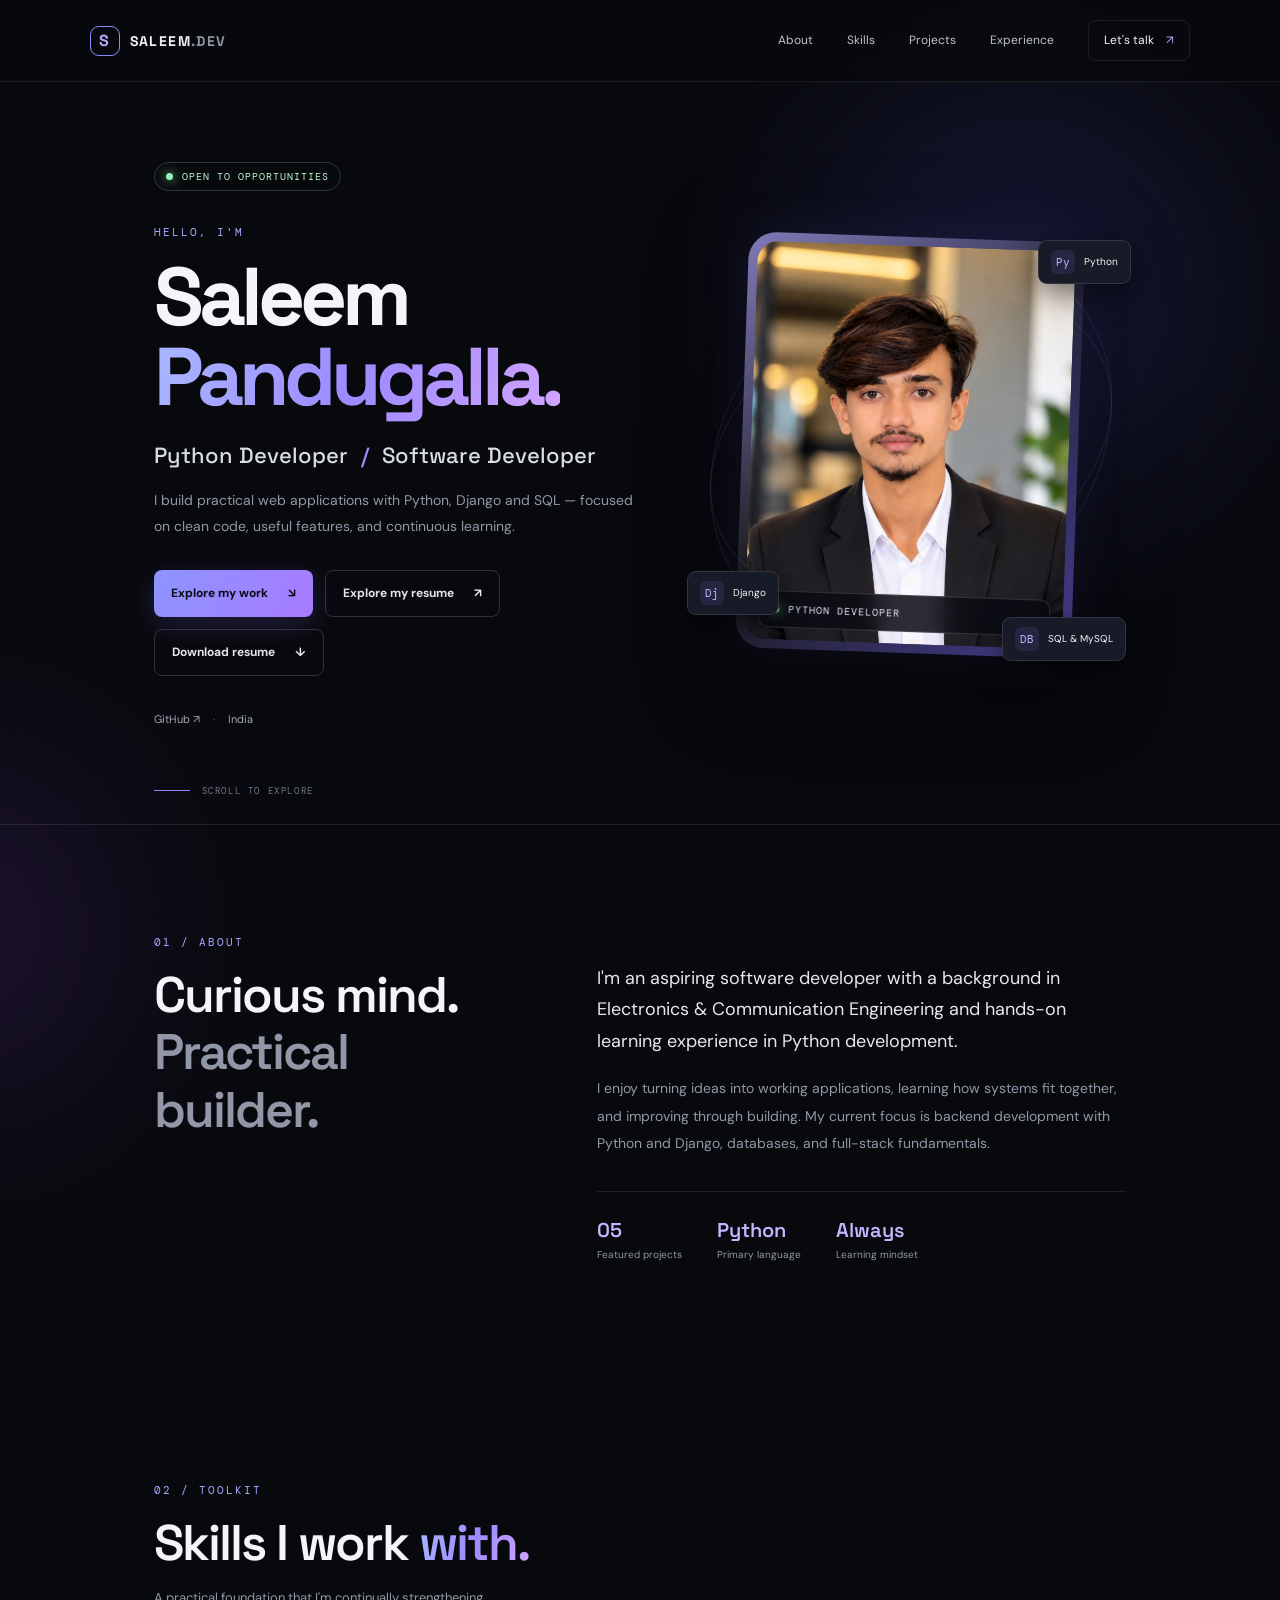
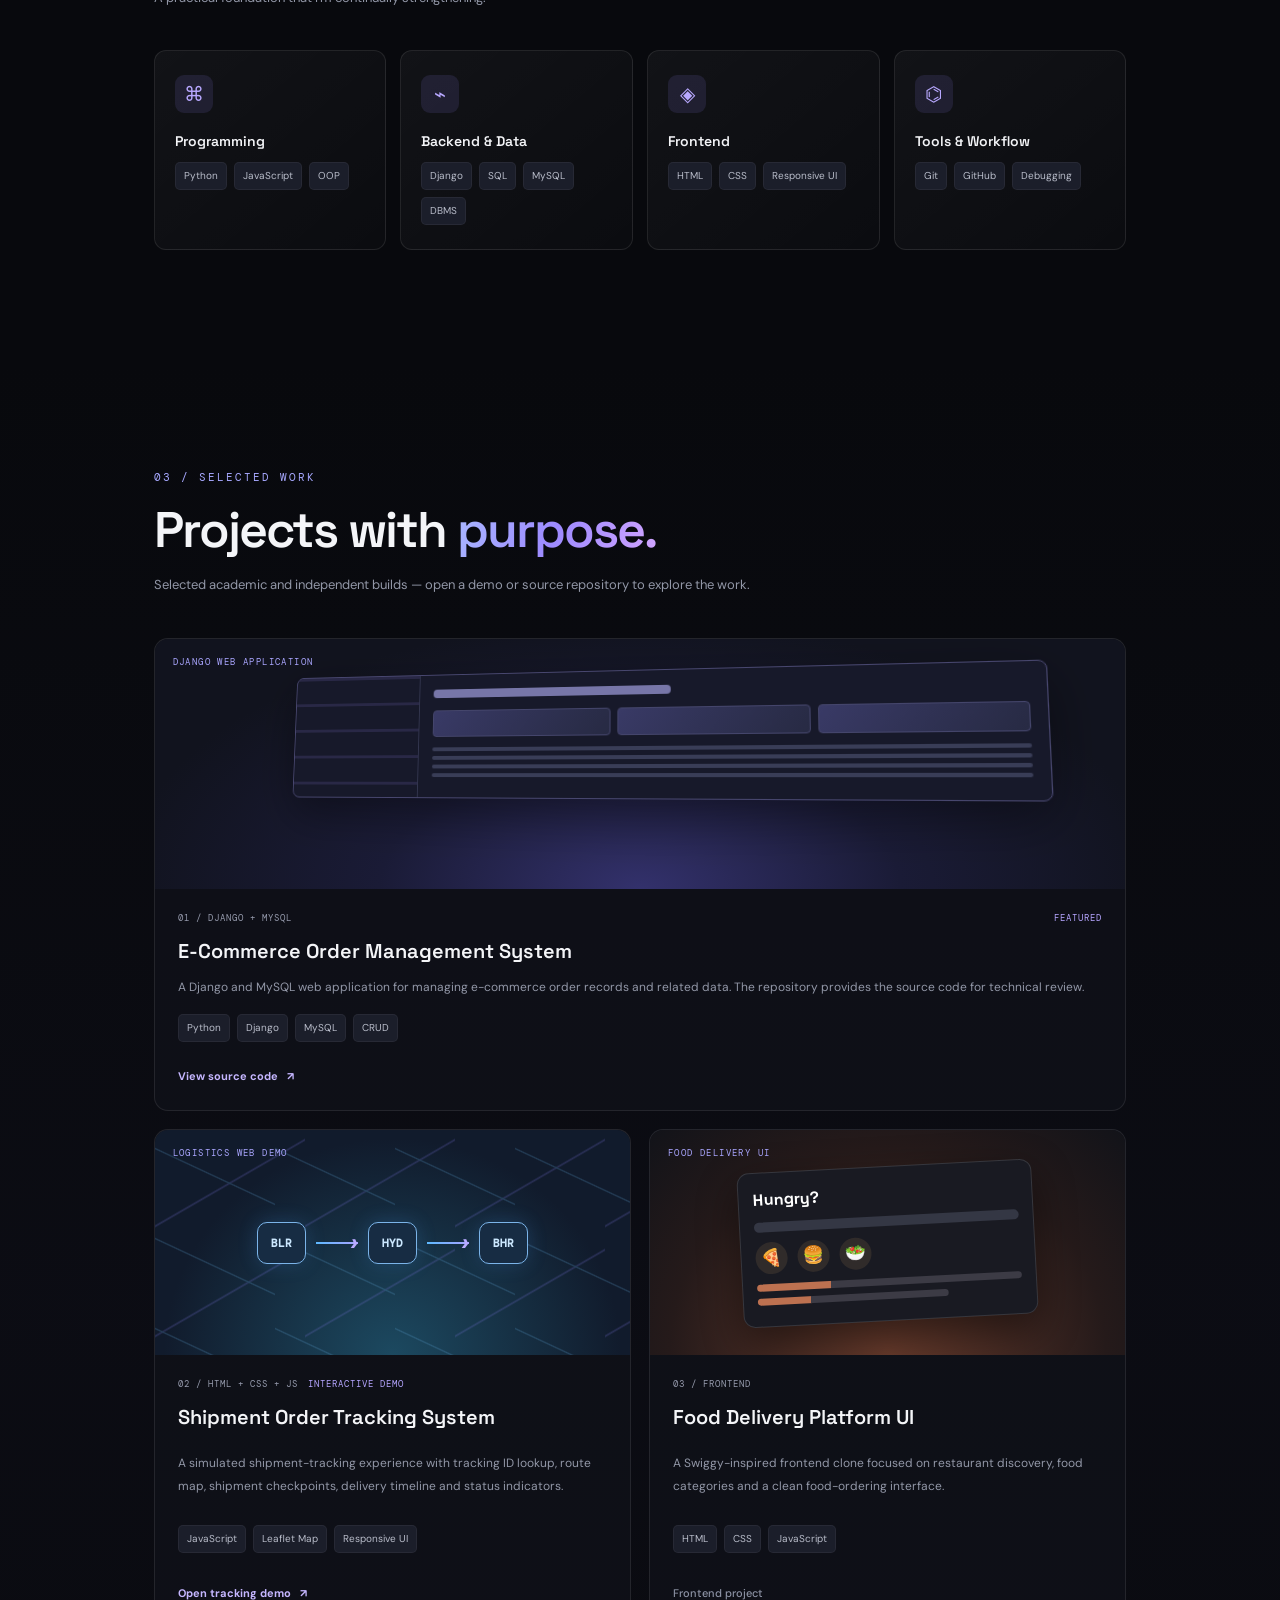
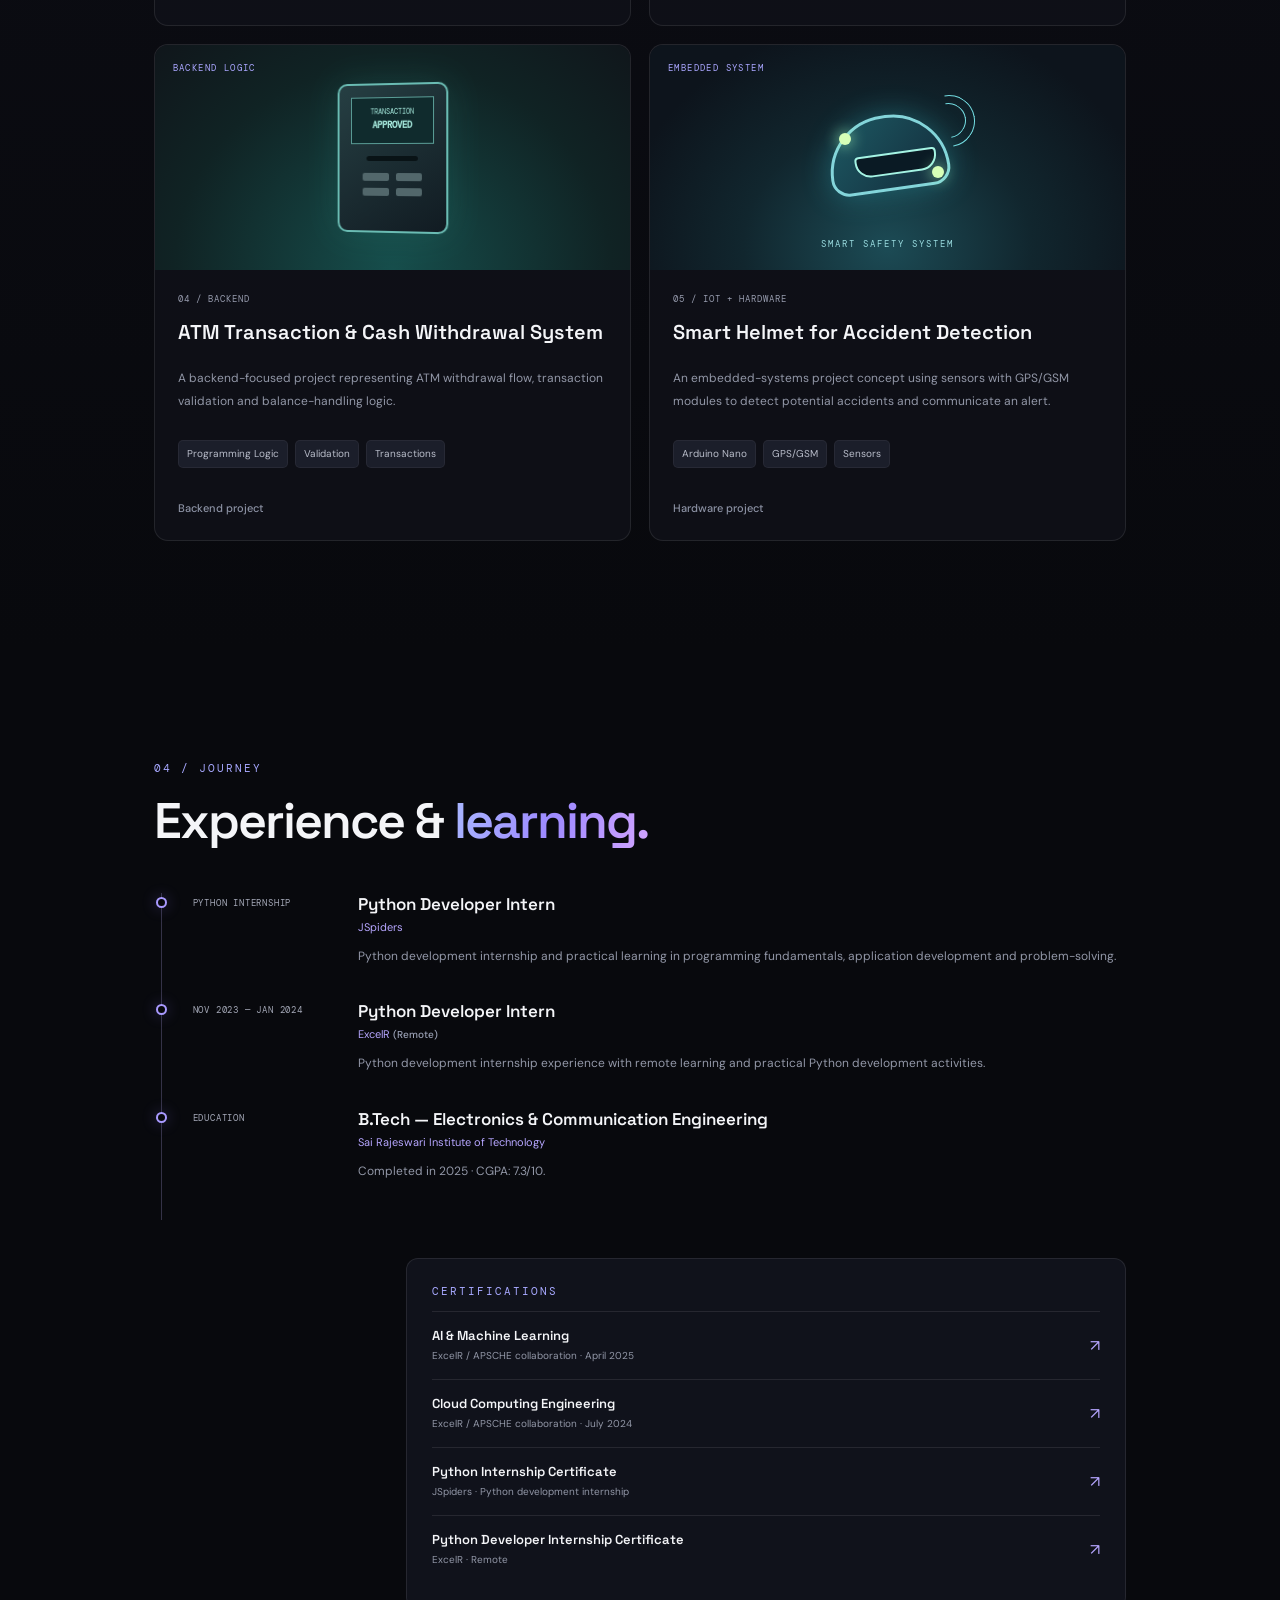
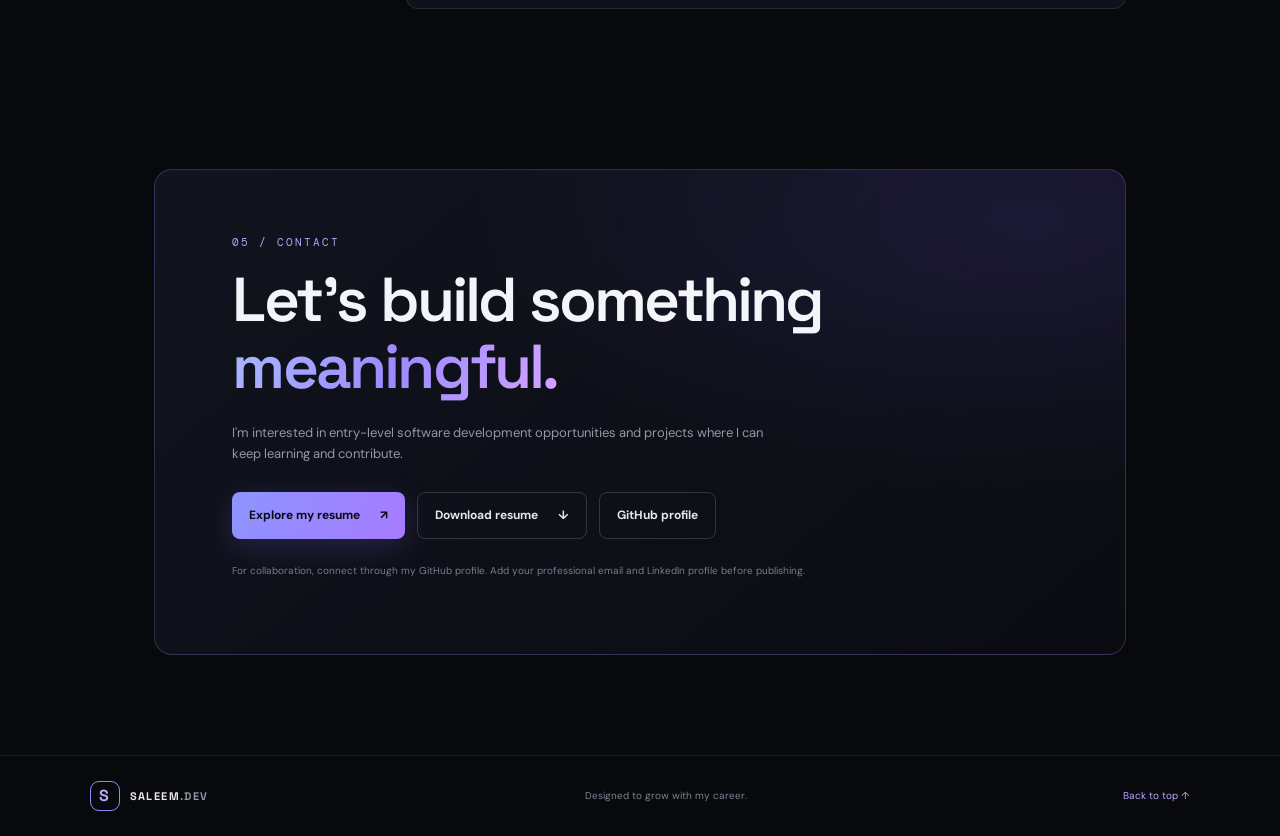
<file: index.html>
<!DOCTYPE html>
<html lang="en">
<head>
  <meta charset="UTF-8" />
  <meta name="viewport" content="width=device-width, initial-scale=1.0" />
  <meta name="description" content="Portfolio of Saleem Pandugalla — Python and software developer." />
  <title>Saleem Pandugalla | Software Developer</title>
  <link rel="preconnect" href="https://fonts.googleapis.com">
  <link rel="preconnect" href="https://fonts.gstatic.com" crossorigin>
  <link href="https://fonts.googleapis.com/css2?family=DM+Sans:wght@400;500;600;700&family=Space+Grotesk:wght@400;500;600;700&display=swap" rel="stylesheet">
  <link rel="stylesheet" href="styles.css" />
  <script src="script.js" defer></script>
</head>
<body>
  <div class="ambient ambient-one"></div><div class="ambient ambient-two"></div>
  <header class="topbar">
    <a class="brand" href="#home"><span class="brand-mark">S</span><span>SALEEM<span class="muted">.DEV</span></span></a>
    <button class="menu-toggle" aria-label="Toggle navigation" aria-expanded="false">☰</button>
    <nav class="nav">
      <a href="#about">About</a><a href="#skills">Skills</a><a href="#projects">Projects</a><a href="#experience">Experience</a><a href="#contact" class="nav-cta">Let's talk <span>↗</span></a>
    </nav>
  </header>

  <main>
    <section class="hero section" id="home">
      <div class="hero-copy reveal">
        <div class="availability"><span class="pulse"></span> OPEN TO OPPORTUNITIES</div>
        <p class="eyebrow">HELLO, I'M</p>
        <h1>Saleem<br><span class="gradient-text">Pandugalla.</span></h1>
        <h2>Python Developer <span class="slash">/</span> Software Developer</h2>
        <p class="hero-description">I build practical web applications with Python, Django and SQL — focused on clean code, useful features, and continuous learning.</p>
        <div class="hero-actions">
          <a class="button button-primary" href="#projects">Explore my work <span>↘</span></a>
          <a class="button button-secondary" href="resume.html">Explore my resume <span>↗</span></a><a class="button button-secondary" href="assets/Saleem_Pandugalla_Resume.pdf" download>Download resume <span>↓</span></a>
        </div>
        <div class="social-links">
          <a href="https://github.com/saleem0096" target="_blank" rel="noreferrer">GitHub ↗</a>
          <span class="dot-separator">·</span>
          <span>India</span>
        </div>
      </div>
      <div class="hero-visual hero-profile-visual reveal">
        <div class="profile-glow"></div><div class="profile-frame"><img src="assets/saleem-profile.jpg" alt="Professional portrait of Saleem Pandugalla" class="profile-photo"><div class="profile-caption"><span class="pulse"></span> PYTHON DEVELOPER</div></div>
        <div class="orbit orbit-a"></div><div class="orbit orbit-b"></div>
        <div class="floating-chip chip-python"><span>Py</span> Python</div>
        <div class="floating-chip chip-django"><span>Dj</span> Django</div>
        <div class="floating-chip chip-sql"><span>DB</span> SQL & MySQL</div>
      </div>
      <a class="scroll-cue" href="#about"><span class="scroll-line"></span> SCROLL TO EXPLORE</a>
    </section>

    <section class="section intro-section" id="about">
      <div class="section-heading reveal"><p class="eyebrow">01 / ABOUT</p><h2>Curious mind.<br><span class="muted">Practical builder.</span></h2></div>
      <div class="about-copy reveal">
        <p class="lead">I'm an aspiring software developer with a background in Electronics & Communication Engineering and hands-on learning experience in Python development.</p>
        <p>I enjoy turning ideas into working applications, learning how systems fit together, and improving through building. My current focus is backend development with Python and Django, databases, and full-stack fundamentals.</p>
        <div class="about-stats"><div><strong>05</strong><span>Featured projects</span></div><div><strong>Python</strong><span>Primary language</span></div><div><strong>Always</strong><span>Learning mindset</span></div></div>
      </div>
    </section>

    <section class="section" id="skills">
      <div class="section-heading reveal"><p class="eyebrow">02 / TOOLKIT</p><h2>Skills I work <span class="gradient-text">with.</span></h2><p class="section-subtitle">A practical foundation that I'm continually strengthening.</p></div>
      <div class="skill-grid">
        <article class="skill-card reveal"><div class="skill-icon">⌘</div><h3>Programming</h3><div class="tag-list"><span>Python</span><span>JavaScript</span><span>OOP</span></div></article>
        <article class="skill-card reveal"><div class="skill-icon">⌁</div><h3>Backend & Data</h3><div class="tag-list"><span>Django</span><span>SQL</span><span>MySQL</span><span>DBMS</span></div></article>
        <article class="skill-card reveal"><div class="skill-icon">◈</div><h3>Frontend</h3><div class="tag-list"><span>HTML</span><span>CSS</span><span>Responsive UI</span></div></article>
        <article class="skill-card reveal"><div class="skill-icon">⌬</div><h3>Tools & Workflow</h3><div class="tag-list"><span>Git</span><span>GitHub</span><span>Debugging</span></div></article>
      </div>
    </section>

    <section class="section projects-section" id="projects">
      <div class="section-heading reveal"><p class="eyebrow">03 / SELECTED WORK</p><h2>Projects with <span class="gradient-text">purpose.</span></h2><p class="section-subtitle">Selected academic and independent builds — open a demo or source repository to explore the work.</p></div>
      <div class="project-grid project-grid-five">
        <article class="project-card project-featured reveal">
          <div class="project-art ecommerce-art"><div class="art-label">DJANGO WEB APPLICATION</div><div class="mock-dashboard ecommerce-dashboard"><div class="mock-sidebar"></div><div class="mock-main"><div class="mock-bar"></div><div class="mock-cards"><i></i><i></i><i></i></div><div class="mock-table"><b></b><b></b><b></b><b></b></div></div></div><span class="art-orbit"></span></div>
          <div class="project-info"><div class="project-meta"><span>01 / DJANGO + MYSQL</span><span class="project-status">FEATURED</span></div><h3>E-Commerce Order Management System</h3><p>A Django and MySQL web application for managing e-commerce order records and related data. The repository provides the source code for technical review.</p><div class="tag-list"><span>Python</span><span>Django</span><span>MySQL</span><span>CRUD</span></div><a class="text-link" href="https://github.com/saleem0096/Ecommerce-order-system" target="_blank" rel="noreferrer">View source code <span>↗</span></a></div>
        </article>
        <article class="project-card reveal"><div class="project-art tracking-art"><div class="art-label">LOGISTICS WEB DEMO</div><div class="tracking-visual"><span>BLR</span><i></i><span>HYD</span><i></i><span>BHR</span></div><div class="tracking-map-lines"></div></div><div class="project-info"><div class="project-meta"><span>02 / HTML + CSS + JS</span><span class="project-status">INTERACTIVE DEMO</span></div><h3>Shipment Order Tracking System</h3><p>A simulated shipment-tracking experience with tracking ID lookup, route map, shipment checkpoints, delivery timeline and status indicators.</p><div class="tag-list"><span>JavaScript</span><span>Leaflet Map</span><span>Responsive UI</span></div><a class="text-link" href="order-tracking-demo.html" target="_blank">Open tracking demo <span>↗</span></a></div></article>
        <article class="project-card reveal"><div class="project-art swiggy-art"><div class="art-label">FOOD DELIVERY UI</div><div class="food-ui"><b>Hungry?</b><div class="food-search"></div><div class="food-circles"><i>🍕</i><i>🍔</i><i>🥗</i></div><div class="food-row"></div><div class="food-row short"></div></div></div><div class="project-info"><div class="project-meta"><span>03 / FRONTEND</span></div><h3>Food Delivery Platform UI</h3><p>A Swiggy-inspired frontend clone focused on restaurant discovery, food categories and a clean food-ordering interface.</p><div class="tag-list"><span>HTML</span><span>CSS</span><span>JavaScript</span></div><span class="text-link text-link-muted">Frontend project</span></div></article>
        <article class="project-card reveal"><div class="project-art atm-art"><div class="art-label">BACKEND LOGIC</div><div class="atm-machine"><div class="atm-screen">TRANSACTION<br><strong>APPROVED</strong></div><div class="atm-slot"></div><div class="atm-buttons"><i></i><i></i><i></i><i></i></div></div></div><div class="project-info"><div class="project-meta"><span>04 / BACKEND</span></div><h3>ATM Transaction & Cash Withdrawal System</h3><p>A backend-focused project representing ATM withdrawal flow, transaction validation and balance-handling logic.</p><div class="tag-list"><span>Programming Logic</span><span>Validation</span><span>Transactions</span></div><span class="text-link text-link-muted">Backend project</span></div></article>
        <article class="project-card reveal"><div class="project-art helmet-art"><div class="art-label">EMBEDDED SYSTEM</div><div class="helmet-illustration"><div class="helmet-shell"></div><div class="helmet-visor"></div><div class="helmet-sensor sensor-one"></div><div class="helmet-sensor sensor-two"></div><div class="signal signal-one"></div><div class="signal signal-two"></div></div><span class="helmet-caption">SMART SAFETY SYSTEM</span></div><div class="project-info"><div class="project-meta"><span>05 / IOT + HARDWARE</span></div><h3>Smart Helmet for Accident Detection</h3><p>An embedded-systems project concept using sensors with GPS/GSM modules to detect potential accidents and communicate an alert.</p><div class="tag-list"><span>Arduino Nano</span><span>GPS/GSM</span><span>Sensors</span></div><span class="text-link text-link-muted">Hardware project</span></div></article>
      </div>
    </section>

    <section class="section experience-section" id="experience">
      <div class="section-heading reveal"><p class="eyebrow">04 / JOURNEY</p><h2>Experience & <span class="gradient-text">learning.</span></h2></div>
      <div class="timeline">
        <article class="timeline-item reveal"><div class="timeline-marker"></div><div class="timeline-date">PYTHON INTERNSHIP</div><div class="timeline-content"><h3>Python Developer Intern</h3><p class="timeline-company">JSpiders</p><p>Python development internship and practical learning in programming fundamentals, application development and problem-solving.</p></div></article>
        <article class="timeline-item reveal"><div class="timeline-marker"></div><div class="timeline-date">NOV 2023 — JAN 2024</div><div class="timeline-content"><h3>Python Developer Intern</h3><p class="timeline-company">ExcelR <span class="remote-label">(Remote)</span></p><p>Python development internship experience with remote learning and practical Python development activities.</p></div></article>
        <article class="timeline-item reveal"><div class="timeline-marker"></div><div class="timeline-date">EDUCATION</div><div class="timeline-content"><h3>B.Tech — Electronics & Communication Engineering</h3><p class="timeline-company">Sai Rajeswari Institute of Technology</p><p>Completed in 2025 · CGPA: 7.3/10.</p></div></article>
      </div>
      <div class="certifications reveal"><p class="eyebrow">CERTIFICATIONS</p><div class="cert-row"><div><h3>AI & Machine Learning</h3><p>ExcelR / APSCHE collaboration · April 2025</p></div><span class="cert-icon">↗</span></div><div class="cert-row"><div><h3>Cloud Computing Engineering</h3><p>ExcelR / APSCHE collaboration · July 2024</p></div><span class="cert-icon">↗</span></div><div class="cert-row"><div><h3>Python Internship Certificate</h3><p>JSpiders · Python development internship</p></div><span class="cert-icon">↗</span></div><div class="cert-row"><div><h3>Python Developer Internship Certificate</h3><p>ExcelR · Remote</p></div><span class="cert-icon">↗</span></div></div>
    </section>

    <section class="contact-section section" id="contact">
      <div class="contact-panel reveal"><p class="eyebrow">05 / CONTACT</p><h2>Let's build something<br><span class="gradient-text">meaningful.</span></h2><p>I'm interested in entry-level software development opportunities and projects where I can keep learning and contribute.</p><div class="contact-actions"><a class="button button-primary" href="resume.html">Explore my resume <span>↗</span></a><a class="button button-secondary" href="assets/Saleem_Pandugalla_Resume.pdf" download>Download resume <span>↓</span></a><a class="button button-secondary" href="https://github.com/saleem0096" target="_blank" rel="noreferrer">GitHub profile</a></div><p class="contact-note">For collaboration, connect through my GitHub profile. Add your professional email and LinkedIn profile before publishing.</p></div>
    </section>
  </main>
  <footer class="footer"><a class="brand" href="#home"><span class="brand-mark">S</span><span>SALEEM<span class="muted">.DEV</span></span></a><span>Designed to grow with my career.</span><a href="#home">Back to top ↑</a></footer>
</body>
</html>
</file>
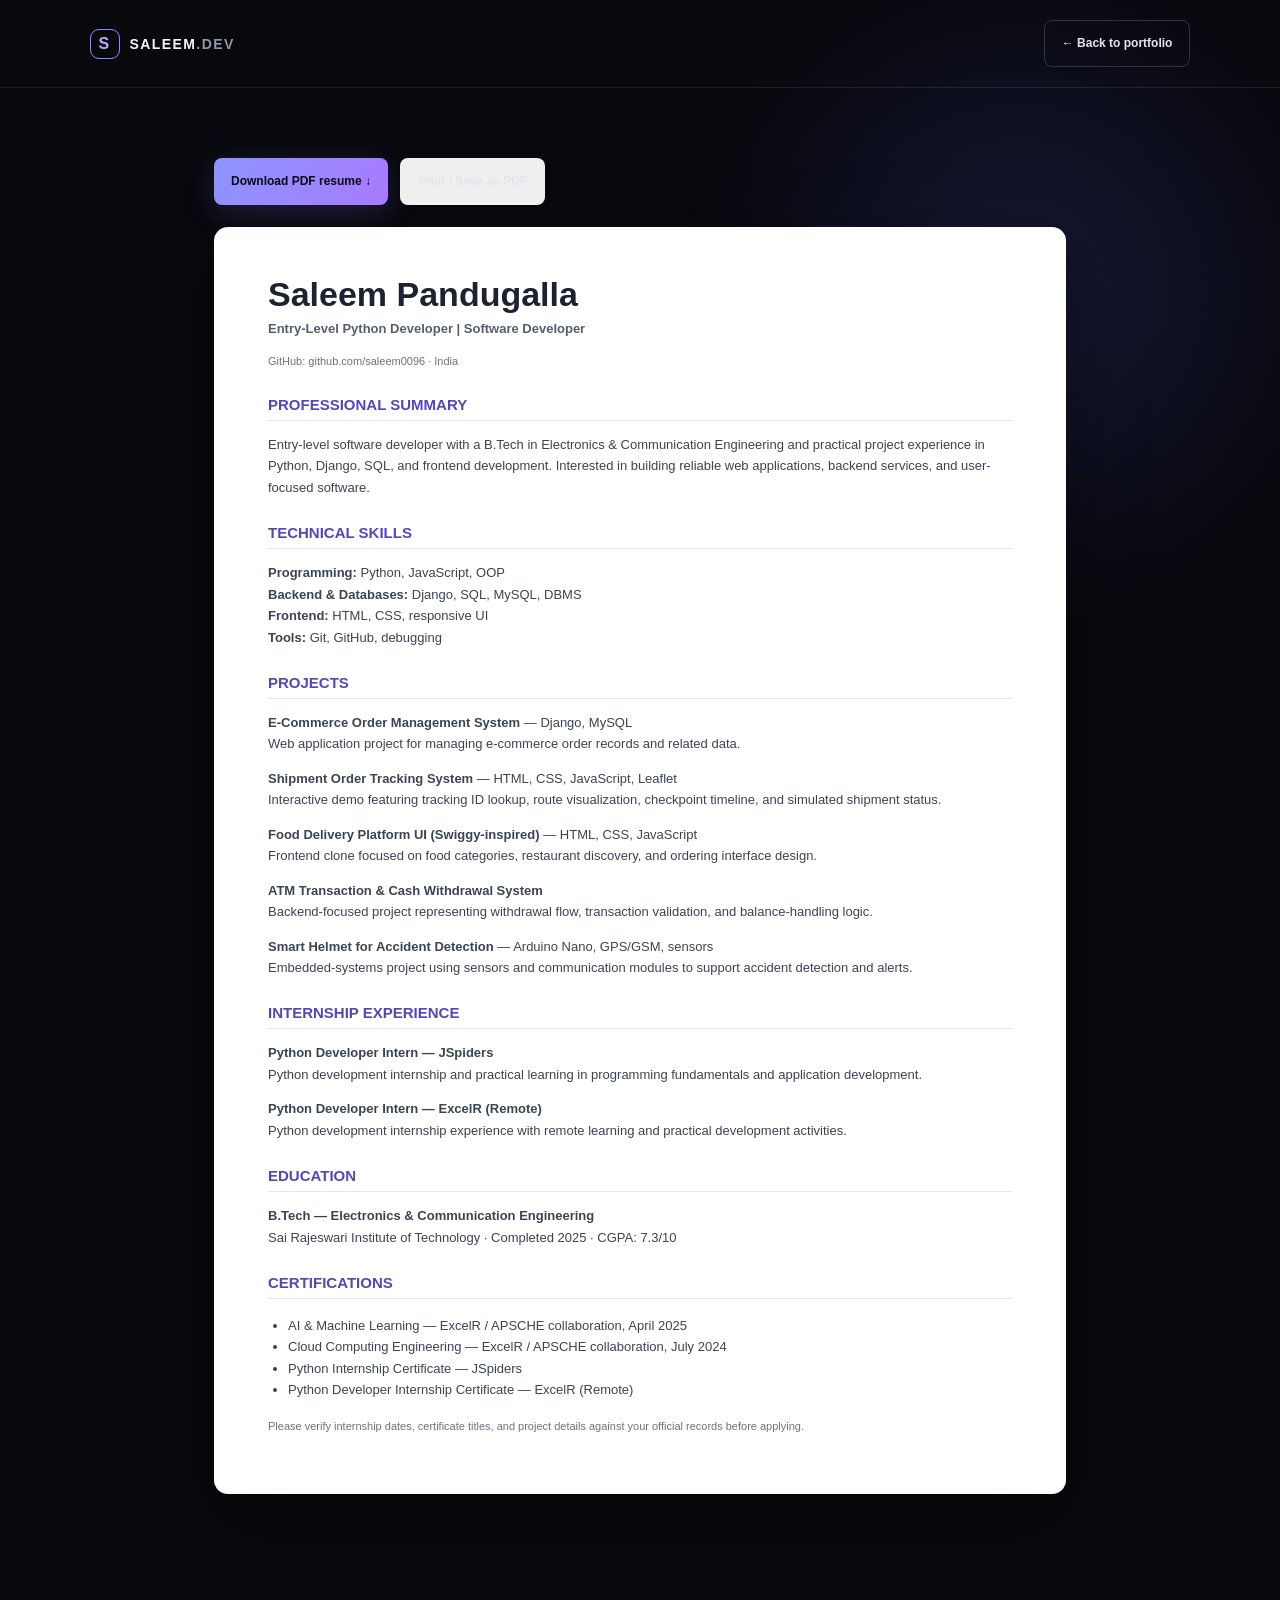
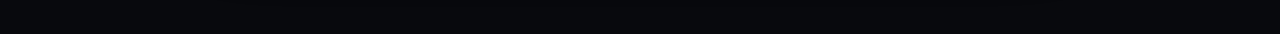
<file: resume.html>
<!DOCTYPE html><html lang="en"><head><meta charset="UTF-8"><meta name="viewport" content="width=device-width, initial-scale=1.0"><title>Resume | Saleem Pandugalla</title><link rel="stylesheet" href="styles.css"></head><body><div class="ambient ambient-one"></div><header class="resume-topbar"><a class="brand" href="index.html"><span class="brand-mark">S</span><span>SALEEM<span class="muted">.DEV</span></span></a><a class="button button-secondary" href="index.html">← Back to portfolio</a></header><main class="resume-page"><div class="resume-actions"><a class="button button-primary" href="assets/Saleem_Pandugalla_Resume.pdf" download>Download PDF resume ↓</a><button class="button button-secondary" onclick="window.print()">Print / Save as PDF</button></div><article class="resume-paper"><h1>Saleem Pandugalla</h1><p class="resume-role">Entry-Level Python Developer | Software Developer</p><p class="resume-small">GitHub: github.com/saleem0096 · India</p><h2>PROFESSIONAL SUMMARY</h2><p>Entry-level software developer with a B.Tech in Electronics & Communication Engineering and practical project experience in Python, Django, SQL, and frontend development. Interested in building reliable web applications, backend services, and user-focused software.</p><h2>TECHNICAL SKILLS</h2><p><strong>Programming:</strong> Python, JavaScript, OOP<br><strong>Backend & Databases:</strong> Django, SQL, MySQL, DBMS<br><strong>Frontend:</strong> HTML, CSS, responsive UI<br><strong>Tools:</strong> Git, GitHub, debugging</p><h2>PROJECTS</h2><p><strong>E-Commerce Order Management System</strong> — Django, MySQL<br>Web application project for managing e-commerce order records and related data.</p><p><strong>Shipment Order Tracking System</strong> — HTML, CSS, JavaScript, Leaflet<br>Interactive demo featuring tracking ID lookup, route visualization, checkpoint timeline, and simulated shipment status.</p><p><strong>Food Delivery Platform UI (Swiggy-inspired)</strong> — HTML, CSS, JavaScript<br>Frontend clone focused on food categories, restaurant discovery, and ordering interface design.</p><p><strong>ATM Transaction & Cash Withdrawal System</strong><br>Backend-focused project representing withdrawal flow, transaction validation, and balance-handling logic.</p><p><strong>Smart Helmet for Accident Detection</strong> — Arduino Nano, GPS/GSM, sensors<br>Embedded-systems project using sensors and communication modules to support accident detection and alerts.</p><h2>INTERNSHIP EXPERIENCE</h2><p><strong>Python Developer Intern — JSpiders</strong><br>Python development internship and practical learning in programming fundamentals and application development.</p><p><strong>Python Developer Intern — ExcelR (Remote)</strong><br>Python development internship experience with remote learning and practical development activities.</p><h2>EDUCATION</h2><p><strong>B.Tech — Electronics & Communication Engineering</strong><br>Sai Rajeswari Institute of Technology · Completed 2025 · CGPA: 7.3/10</p><h2>CERTIFICATIONS</h2><ul><li>AI & Machine Learning — ExcelR / APSCHE collaboration, April 2025</li><li>Cloud Computing Engineering — ExcelR / APSCHE collaboration, July 2024</li><li>Python Internship Certificate — JSpiders</li><li>Python Developer Internship Certificate — ExcelR (Remote)</li></ul><p class="resume-small">Please verify internship dates, certificate titles, and project details against your official records before applying.</p></article></main></body></html>
</file>
<file: styles.css>
@import url('https://fonts.googleapis.com/css2?family=DM+Mono:wght@400;500&display=swap');
:root{--bg:#08090d;--panel:#101219;--panel-2:#141722;--text:#f4f5f8;--muted:#9297a7;--line:rgba(255,255,255,.09);--blue:#7c8cff;--violet:#b17aff;--green:#a9ffcf;--font:'DM Sans',sans-serif;--display:'Space Grotesk',sans-serif;--mono:'DM Mono',monospace}
*{box-sizing:border-box}html{scroll-behavior:smooth;scroll-padding-top:90px}body{margin:0;background:var(--bg);color:var(--text);font-family:var(--font);line-height:1.6;overflow-x:hidden}a{color:inherit;text-decoration:none}button{font:inherit}.ambient{position:absolute;pointer-events:none;filter:blur(100px);opacity:.15;border-radius:50%;z-index:-1}.ambient-one{width:420px;height:420px;background:#5d62ff;top:80px;right:4%}.ambient-two{width:300px;height:360px;background:#9c4dff;top:750px;left:-180px}.topbar{height:82px;padding:0 7vw;display:flex;align-items:center;justify-content:space-between;border-bottom:1px solid var(--line);position:sticky;top:0;z-index:20;background:rgba(8,9,13,.82);backdrop-filter:blur(20px)}.brand{display:flex;align-items:center;gap:10px;font:700 14px var(--display);letter-spacing:1.4px}.brand-mark{width:30px;height:30px;display:grid;place-items:center;border:1px solid #8d8cff;border-radius:9px;color:#b7aaff;font-size:16px}.muted{color:var(--muted)}.nav{display:flex;align-items:center;gap:34px;font-size:12px;color:#c0c3ce}.nav a{transition:color .2s}.nav a:hover,.social-links a:hover{color:#b7aaff}.nav-cta{padding:10px 15px;border:1px solid var(--line);border-radius:8px;color:var(--text)!important}.nav-cta span{margin-left:9px;color:#b7aaff}.menu-toggle{display:none;background:none;border:0;color:white;font-size:24px}.section{padding:110px 12vw;position:relative}.hero{min-height:690px;display:grid;grid-template-columns:1.08fr .92fr;align-items:center;gap:35px;padding-top:80px;padding-bottom:95px}.availability{display:inline-flex;align-items:center;gap:9px;padding:7px 11px;border:1px solid rgba(169,255,207,.2);border-radius:30px;color:#b9f7d1;font:10px var(--mono);letter-spacing:1px;margin-bottom:34px}.pulse{height:7px;width:7px;background:#91f6b7;border-radius:50%;box-shadow:0 0 12px #91f6b7}.eyebrow{font:11px var(--mono);letter-spacing:2px;color:#a7a8ff;margin:0 0 18px}.hero h1{font:700 clamp(52px,6.4vw,88px)/.98 var(--display);letter-spacing:-5px;margin:0 0 23px}.gradient-text{background:linear-gradient(110deg,#a8b4ff 5%,#9d8aff 50%,#d2a5ff 100%);-webkit-background-clip:text;background-clip:text;color:transparent}.hero h2{font:500 clamp(16px,2vw,22px) var(--display);margin:0 0 18px;color:#d9dbe5}.slash{color:#9c8cff;padding:0 7px}.hero-description{max-width:490px;color:var(--muted);font-size:14px;line-height:1.9}.hero-actions{display:flex;gap:12px;margin-top:30px;flex-wrap:wrap}.button{display:inline-flex;align-items:center;justify-content:center;gap:20px;padding:13px 17px;border-radius:8px;font-size:12px;font-weight:700;transition:transform .2s,border-color .2s}.button:hover{transform:translateY(-3px)}.button-primary{background:linear-gradient(115deg,#8d94ff,#a77bff);color:#090a12;box-shadow:0 8px 30px rgba(132,113,255,.2)}.button-secondary{border:1px solid rgba(255,255,255,.16);color:#e4e5ed}.social-links{display:flex;gap:13px;align-items:center;margin-top:35px;font-size:11px;color:#a3a7b5}.dot-separator{color:#626678}.hero-visual{min-height:400px;display:grid;place-items:center;position:relative}.orbit{position:absolute;border:1px solid rgba(157,146,255,.14);border-radius:50%;transform:rotate(-24deg)}.orbit-a{width:420px;height:290px}.orbit-b{width:350px;height:440px;transform:rotate(48deg)}.code-window{width:min(100%,390px);position:relative;z-index:2;border:1px solid rgba(255,255,255,.14);background:rgba(15,17,26,.94);border-radius:15px;box-shadow:0 25px 100px rgba(0,0,0,.45),0 0 55px rgba(114,94,255,.1);overflow:hidden;transform:rotate(1deg)}.window-top{height:43px;border-bottom:1px solid var(--line);display:flex;align-items:center;justify-content:space-between;padding:0 15px;color:#777d8e;font:10px var(--mono)}.window-dots{display:flex;gap:5px}.window-dots i{width:7px;height:7px;border-radius:50%;background:#414453}.window-dots i:first-child{background:#f28c94}.window-dots i:nth-child(2){background:#e8c477}.window-dots i:nth-child(3){background:#8ed5a5}.code-content{padding:24px 15px 27px;font:11px/2.05 var(--mono);color:#d5d9e8}.line-no{display:inline-block;width:28px;color:#51596c;user-select:none}.code-purple{color:#c29bff}.code-green{color:#a6e8b5}.code-blue{color:#89c9ff}.code-yellow{color:#e5d28d}.code-cursor{height:23px}.cursor{display:inline-block;width:7px;height:13px;background:#a99aff;vertical-align:middle;animation:blink 1s steps(2) infinite}.floating-chip{position:absolute;z-index:3;background:#171a27;border:1px solid rgba(255,255,255,.12);border-radius:9px;padding:9px 12px;display:flex;align-items:center;gap:9px;font-size:10px;box-shadow:0 10px 30px #0008;animation:float 5s ease-in-out infinite}.floating-chip span{display:grid;place-items:center;width:24px;height:24px;border-radius:6px;background:#272642;color:#c3b6ff;font:11px var(--mono)}.chip-python{top:42px;right:0}.chip-django{bottom:53px;left:-4px;animation-delay:-2s}.chip-sql{bottom:10px;right:5px;animation-delay:-3s}.scroll-cue{position:absolute;bottom:27px;left:12vw;display:flex;align-items:center;gap:12px;color:#73798a;font:9px var(--mono);letter-spacing:1.6px}.scroll-line{height:1px;width:36px;background:#8f86ff}.intro-section{border-top:1px solid var(--line);display:grid;grid-template-columns:.8fr 1.2fr;gap:90px}.section-heading h2{font:600 clamp(34px,4vw,50px)/1.15 var(--display);letter-spacing:-2px;margin:0}.section-subtitle{font-size:13px;color:var(--muted);margin-top:15px}.about-copy{max-width:630px;padding-top:28px}.about-copy p{color:var(--muted);font-size:14px;line-height:1.95}.about-copy .lead{font-size:18px;color:#e6e7ef;line-height:1.75;margin-top:0}.about-stats{display:flex;gap:35px;margin-top:34px;padding-top:25px;border-top:1px solid var(--line)}.about-stats div{display:flex;flex-direction:column;gap:4px}.about-stats strong{font:600 20px var(--display);color:#c4b6ff}.about-stats span{font-size:10px;color:var(--muted)}.skill-grid{display:grid;grid-template-columns:repeat(4,1fr);gap:14px;margin-top:42px}.skill-card{padding:24px 20px;background:linear-gradient(140deg,rgba(255,255,255,.045),rgba(255,255,255,.015));border:1px solid var(--line);border-radius:12px;min-height:185px;transition:transform .25s,border-color .25s}.skill-card:hover,.project-card:hover{transform:translateY(-5px);border-color:rgba(164,146,255,.4)}.skill-icon{width:38px;height:38px;display:grid;place-items:center;background:rgba(151,134,255,.12);color:#b8a8ff;border-radius:9px;font-size:20px}.skill-card h3{font:600 14px var(--display);margin:19px 0 12px}.tag-list{display:flex;gap:7px;flex-wrap:wrap}.tag-list span{font-size:10px;color:#b9bdca;padding:5px 8px;border-radius:5px;background:#1b1e2a;border:1px solid rgba(255,255,255,.05)}.projects-section{background:linear-gradient(180deg,transparent,rgba(23,23,40,.24),transparent)}.project-grid{display:grid;grid-template-columns:1.1fr .9fr;gap:18px;margin-top:42px}.project-card{border:1px solid var(--line);border-radius:14px;background:rgba(16,18,26,.75);overflow:hidden;transition:transform .25s,border-color .25s}.project-art{height:225px;position:relative;display:grid;place-items:center;overflow:hidden}.ecommerce-art{background:radial-gradient(ellipse at 50% 100%,#33316c 0%,#1a1b36 38%,#11131e 76%)}.art-label{position:absolute;top:17px;left:18px;color:#aaa6ff;font:9px var(--mono);letter-spacing:1.4px}.mock-dashboard{display:flex;width:78%;height:130px;border:1px solid #48476f;border-radius:8px;background:#17192a;box-shadow:0 15px 50px #0006;transform:perspective(600px) rotateX(4deg) rotateY(-8deg);overflow:hidden}.mock-sidebar{width:19%;border-right:1px solid #33364f;background:linear-gradient(#292846 0 12%,transparent 12%);background-size:100% 28px}.mock-main{flex:1;padding:15px}.mock-bar{height:9px;width:43%;border-radius:4px;background:#7776a8;margin-bottom:13px}.mock-cards{display:flex;gap:7px}.mock-cards i{height:28px;flex:1;background:linear-gradient(130deg,#393a66,#272a43);border:1px solid #45466c;border-radius:4px}.mock-table{margin-top:11px;display:grid;gap:5px}.mock-table b{height:4px;background:#393d57;border-radius:3px}.helmet-art{background:radial-gradient(ellipse at 50% 90%,#1c4b55 0%,#11262e 43%,#0d141c 80%)}.helmet-illustration{width:150px;height:110px;position:relative}.helmet-shell{position:absolute;width:120px;height:76px;left:15px;top:12px;border:3px solid #83d5da;border-radius:80px 80px 25px 25px;transform:rotate(-8deg);background:linear-gradient(135deg,#1d5963,#132c3b);box-shadow:0 0 30px #36c6d555}.helmet-visor{position:absolute;width:82px;height:22px;left:42px;top:49px;border:2px solid #a5f4e4;border-radius:4px 4px 16px 16px;transform:rotate(-8deg);background:#0a1a24}.helmet-sensor{position:absolute;width:12px;height:12px;background:#d7ffb7;border-radius:50%;box-shadow:0 0 15px #aaffbd}.sensor-one{left:26px;top:30px}.sensor-two{right:19px;top:63px}.signal{position:absolute;border:1px solid #72dbe0;border-left-color:transparent;border-bottom-color:transparent;border-radius:50%;transform:rotate(35deg)}.signal-one{width:35px;height:35px;right:-3px;top:0}.signal-two{width:52px;height:52px;right:-12px;top:-8px}.helmet-caption{position:absolute;bottom:20px;font:9px var(--mono);letter-spacing:2px;color:#9adce0}.project-info{padding:23px}.project-meta{display:flex;justify-content:space-between;gap:10px;color:#969bad;font:9px var(--mono);letter-spacing:1px}.project-status{color:#b5a5ff}.project-info h3{font:600 20px/1.3 var(--display);margin:14px 0 10px}.project-info p{color:var(--muted);font-size:12px;line-height:1.85;min-height:66px}.project-info .tag-list{margin:16px 0 20px}.text-link{font-size:11px;color:#c5b6ff;font-weight:700}.text-link span{margin-left:6px}.text-link-muted{color:#8c92a4;font-weight:500}.timeline{margin:42px 0 0 7px;border-left:1px solid #343247;padding:0 0 5px 31px}.timeline-item{position:relative;display:grid;grid-template-columns:145px 1fr;gap:20px;padding-bottom:33px}.timeline-marker{position:absolute;left:-37px;top:4px;width:11px;height:11px;border:2px solid #a99aff;background:var(--bg);border-radius:50%;box-shadow:0 0 15px #9481ff55}.timeline-date{font:9px var(--mono);letter-spacing:.8px;color:#a4a8b7;padding-top:4px}.timeline-content h3{font:600 17px var(--display);margin:0 0 3px}.timeline-company{color:#b6a6ff!important;font-size:11px!important;margin:0 0 8px!important}.timeline-content p{font-size:12px;color:var(--muted);margin:0;line-height:1.8}.certifications{max-width:720px;margin:38px 0 0 auto;padding:25px;background:#10121b;border:1px solid var(--line);border-radius:12px}.certifications>.eyebrow{margin-bottom:13px}.cert-row{display:flex;justify-content:space-between;align-items:center;padding:15px 0;border-top:1px solid var(--line)}.cert-row h3{font:600 13px var(--display);margin:0}.cert-row p{font-size:10px;color:var(--muted);margin:4px 0 0}.cert-icon{color:#b5a5ff}.contact-section{padding-top:50px;padding-bottom:100px}.contact-panel{border:1px solid rgba(170,151,255,.23);border-radius:18px;padding:65px 8%;background:radial-gradient(ellipse at 90% 10%,rgba(121,93,255,.13),transparent 45%),linear-gradient(140deg,#11131e,#0b0c12)}.contact-panel h2{font:600 clamp(38px,5vw,62px)/1.08 var(--display);letter-spacing:-2.8px;margin:0}.contact-panel>p:not(.eyebrow):not(.contact-note){max-width:560px;color:var(--muted);font-size:13px;margin:22px 0}.contact-actions{display:flex;gap:12px;flex-wrap:wrap;margin-top:27px}.contact-note{font-size:10px;color:#777d8d;margin-top:24px}.footer{padding:25px 7vw;border-top:1px solid var(--line);display:flex;align-items:center;justify-content:space-between;color:#7e8392;font-size:10px}.footer .brand{color:#e8e9f1;font-size:11px}.footer>a:last-child{color:#b8a8ff}.reveal{opacity:0;transform:translateY(18px);transition:opacity .7s ease,transform .7s ease}.reveal.visible{opacity:1;transform:translateY(0)}@keyframes float{0%,100%{transform:translateY(0)}50%{transform:translateY(-9px)}}@keyframes blink{50%{opacity:0}}
@media(max-width:1000px){.section{padding-left:7vw;padding-right:7vw}.hero{gap:15px}.hero h1{letter-spacing:-3px}.hero-visual{transform:scale(.92)}.scroll-cue{left:7vw}.skill-grid{grid-template-columns:repeat(2,1fr)}.intro-section{gap:45px}.project-info h3{font-size:17px}}
@media(max-width:700px){.topbar{height:70px;padding:0 6vw}.menu-toggle{display:block}.nav{display:none;position:absolute;top:69px;left:0;right:0;padding:20px 6vw 25px;background:#0d0f16;border-bottom:1px solid var(--line);flex-direction:column;align-items:stretch;gap:20px}.nav.open{display:flex}.nav-cta{align-self:flex-start}.section{padding:75px 6vw}.hero{grid-template-columns:1fr;padding-top:65px;padding-bottom:80px;min-height:auto}.hero h1{font-size:64px}.hero-visual{min-height:330px;margin-top:20px;transform:none}.code-window{width:min(90%,360px)}.orbit-a{width:330px;height:230px}.orbit-b{width:270px;height:360px}.chip-python{right:1%}.chip-django{left:0}.scroll-cue{left:6vw;bottom:25px}.intro-section{grid-template-columns:1fr;gap:12px}.about-copy{padding-top:0}.about-stats{gap:22px;flex-wrap:wrap}.skill-grid{grid-template-columns:repeat(2,1fr);gap:10px}.skill-card{padding:17px 14px}.project-grid{grid-template-columns:1fr}.project-art{height:205px}.timeline{padding-left:25px}.timeline-item{grid-template-columns:1fr;gap:5px;padding-bottom:28px}.timeline-marker{left:-31px}.certifications{padding:20px}.contact-panel{padding:42px 25px}.contact-panel h2{letter-spacing:-1.5px}.footer{padding:22px 6vw;gap:15px;flex-wrap:wrap}.footer>span{order:3;width:100%}}
@media(max-width:380px){.hero h1{font-size:54px}.skill-grid{grid-template-columns:1fr}.about-stats{gap:15px}.code-content{font-size:9px}.floating-chip{font-size:9px;padding:7px}.contact-panel{padding:35px 20px}}
@media(prefers-reduced-motion:reduce){html{scroll-behavior:auto}*,*::before,*::after{animation-duration:.01ms!important;animation-iteration-count:1!important;transition-duration:.01ms!important}.reveal{opacity:1;transform:none}}

/* Profile portrait and enhanced project cards */
.hero-profile-visual{min-height:480px;isolation:isolate}.hero-profile-visual .orbit{z-index:-1}.profile-glow{position:absolute;width:360px;height:360px;border-radius:50%;background:radial-gradient(circle,rgba(126,109,255,.26),rgba(126,109,255,0) 70%);filter:blur(8px)}.profile-frame{position:relative;width:min(78%,350px);padding:9px;border-radius:28px;background:linear-gradient(140deg,rgba(180,170,255,.7),rgba(255,255,255,.08),rgba(120,104,255,.55));box-shadow:0 25px 90px #0008,0 0 50px #8375ff22;transform:rotate(2deg);z-index:2}.profile-photo{display:block;width:100%;aspect-ratio:4/5;object-fit:cover;object-position:center 30%;border-radius:21px;filter:saturate(.96) contrast(1.02)}.profile-caption{position:absolute;left:22px;right:22px;bottom:21px;padding:11px 13px;border:1px solid #ffffff25;border-radius:10px;background:#0a0b12d9;backdrop-filter:blur(12px);display:flex;align-items:center;gap:9px;color:#e9e8ff;font:10px var(--mono);letter-spacing:1px}.hero-profile-visual .chip-python{top:35px;right:-5px}.hero-profile-visual .chip-django{bottom:70px;left:-8px}.hero-profile-visual .chip-sql{bottom:24px;right:0}.project-grid-five{grid-template-columns:repeat(2,minmax(0,1fr))}.project-featured{grid-column:span 2}.project-featured .project-art{height:250px}.project-featured .project-info p{min-height:0}.project-art{isolation:isolate}.tracking-art{background:radial-gradient(ellipse at 50% 100%,#1c4960,#111b2c 68%)}.tracking-visual{display:flex;align-items:center;gap:10px;z-index:1;font:700 11px var(--mono);color:#cce8ff}.tracking-visual span{border:1px solid #7bb4e9;border-radius:10px;padding:13px;background:#172c43;box-shadow:0 0 20px #4a9df333}.tracking-visual i{width:42px;height:2px;background:linear-gradient(90deg,#5db9ff,#a9a3ff);position:relative}.tracking-visual i:after{content:'›';position:absolute;right:-2px;top:-12px;font-size:20px;color:#b9aaff}.tracking-map-lines{position:absolute;inset:0;z-index:-1;opacity:.22;background-image:linear-gradient(25deg,transparent 48%,#68b3e8 49%,transparent 50%),linear-gradient(150deg,transparent 48%,#8179e9 49%,transparent 50%);background-size:120px 90px,150px 110px}.swiggy-art{background:radial-gradient(ellipse at 50% 100%,#683b2c,#251a1a 65%,#121319)}.food-ui{width:62%;min-width:190px;padding:14px;border:1px solid #ffffff20;border-radius:12px;background:#191a22;box-shadow:0 15px 40px #0007;transform:rotate(-3deg)}.food-ui>b{font:700 16px var(--display);color:#fff}.food-search{height:10px;border-radius:8px;background:#343744;margin:9px 0}.food-circles{display:flex;gap:10px;margin:10px 0}.food-circles i{font-style:normal;display:grid;place-items:center;width:32px;height:32px;border-radius:50%;background:#302b2a;font-size:17px}.food-row{height:7px;border-radius:5px;background:linear-gradient(90deg,#bd7150 28%,#3c3b45 28%);margin:7px 0}.food-row.short{width:72%}.atm-art{background:radial-gradient(ellipse at 50% 100%,#164e4c,#102324 65%,#10161b)}.atm-machine{width:112px;height:150px;padding:12px;border:2px solid #6abcb3;border-radius:10px;background:linear-gradient(145deg,#263f43,#111b22);box-shadow:0 0 35px #38c7b522;transform:perspective(500px) rotateY(-9deg)}.atm-screen{height:47px;padding:8px 3px;border:1px solid #5a9d96;background:#102b2d;text-align:center;color:#a5e8dc;font:7px/1.7 var(--mono)}.atm-screen strong{font-size:9px}.atm-slot{height:5px;width:62%;margin:12px auto;background:#091316;border-radius:3px}.atm-buttons{display:grid;grid-template-columns:repeat(2,1fr);gap:7px;padding:0 12px}.atm-buttons i{height:8px;border-radius:2px;background:#52676b}.remote-label{font-size:10px;color:#9ba2b6;font-weight:500}.project-info{height:calc(100% - 225px)}.project-featured .project-info{height:auto}.project-card:not(.project-featured){display:flex;flex-direction:column}.project-card:not(.project-featured) .project-info{flex:1;display:flex;flex-direction:column;align-items:flex-start}.project-card:not(.project-featured) .project-info .text-link{margin-top:auto;padding-top:12px}.project-card:not(.project-featured) .project-info p{min-height:0}.resume-page{max-width:900px;margin:70px auto;padding:0 24px 70px}.resume-paper{background:#fff;color:#1c2230;border-radius:14px;padding:48px 54px;box-shadow:0 25px 80px #0006}.resume-paper h1{font:700 34px var(--display);margin:0}.resume-paper h2{font:700 15px var(--display);color:#5547b9;border-bottom:1px solid #e4e4ef;padding-bottom:7px;margin:26px 0 10px}.resume-paper p,.resume-paper li{font-size:13px;line-height:1.65;color:#3c4352}.resume-paper ul{padding-left:20px}.resume-actions{display:flex;gap:12px;flex-wrap:wrap;margin:0 0 22px}.resume-paper .resume-role{font-weight:700;color:#555e70;margin:4px 0 12px}.resume-paper .resume-small{font-size:11px;color:#6b7280}.resume-topbar{display:flex;align-items:center;justify-content:space-between;padding:20px 7vw;border-bottom:1px solid var(--line)}
@media(max-width:700px){.hero-profile-visual{min-height:400px}.profile-frame{width:min(75%,290px)}.project-grid-five{grid-template-columns:1fr}.project-featured{grid-column:auto}.project-featured .project-art{height:205px}.resume-paper{padding:28px 22px}.resume-paper h1{font-size:27px}.resume-page{margin:35px auto}.hero-profile-visual .chip-django{left:0}.hero-profile-visual .chip-python{right:0}}
@media print{body{background:#fff!important;color:#111!important}.resume-topbar,.resume-actions,.ambient{display:none!important}.resume-page{margin:0;padding:0;max-width:none}.resume-paper{box-shadow:none;border-radius:0;padding:10mm;background:#fff}.resume-paper h2{break-after:avoid}.resume-paper p,.resume-paper li{font-size:10pt}}
</file>
